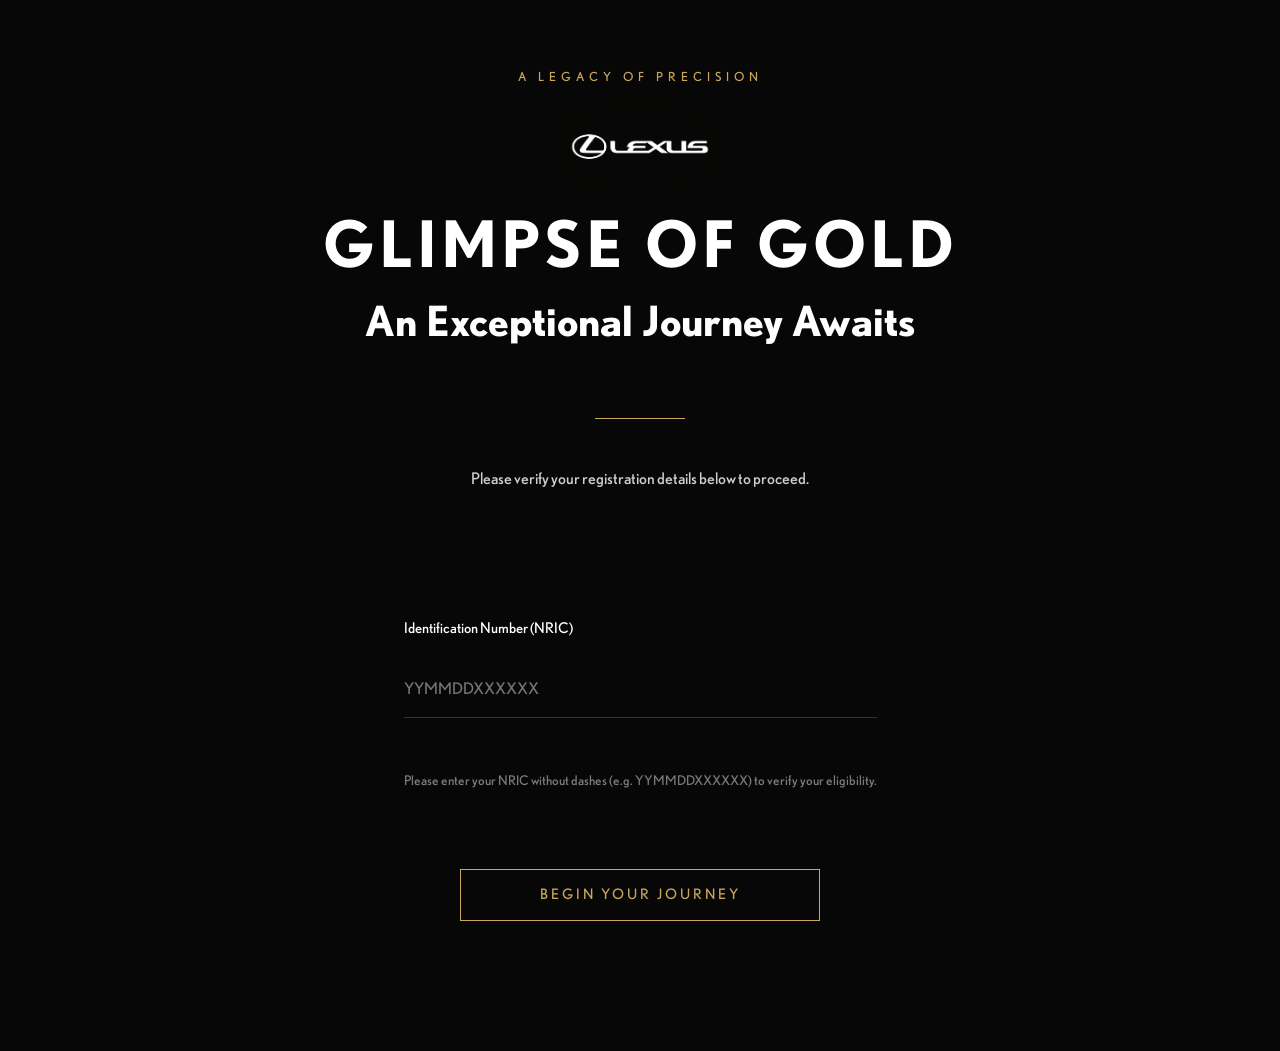
<file: index.html>
<!DOCTYPE html>
<html lang="en">

<head>

    <meta charset="UTF-8">
    <meta name="viewport"
          content="width=device-width, initial-scale=1.0">

    <title>Lexus | Glimpse of Gold</title>

    <link rel="stylesheet" href="style.css">

</head>

<body>

<div class="container hero">

    <p class="eyebrow">
        A LEGACY OF PRECISION
    </p>

    <img
        src="assets/lexus-logo.png"
        alt="Lexus Malaysia"
        class="logo">

    <p class="campaign-title">
    GLIMPSE OF GOLD
    </p>

    <h1>
    An Exceptional Journey Awaits
    </h1>

    <div class="divider"></div>

    <p class="subtitle">

        Please verify your registration details below to proceed.

    </p>

    <form
        id="verifyForm"
        class="form-card"
        autocomplete="off">

        <label for="nric">

            Identification Number (NRIC)

        </label>

        <input

            id="nric"
            oninput="this.value=this.value.replace(/\D/g,'')"

            type="text"

            maxlength="12"

            inputmode="numeric"

            placeholder="YYMMDDXXXXXX"

            required>

        <small>

            Please enter your NRIC without dashes
            (e.g. YYMMDDXXXXXX)
            to verify your eligibility.

        </small>

        <button type="submit">

            Begin Your Journey

        </button>

        <p id="error"></p>

    </form>

</div>

<script src="script.js"></script>

</body>

</html>
</file>
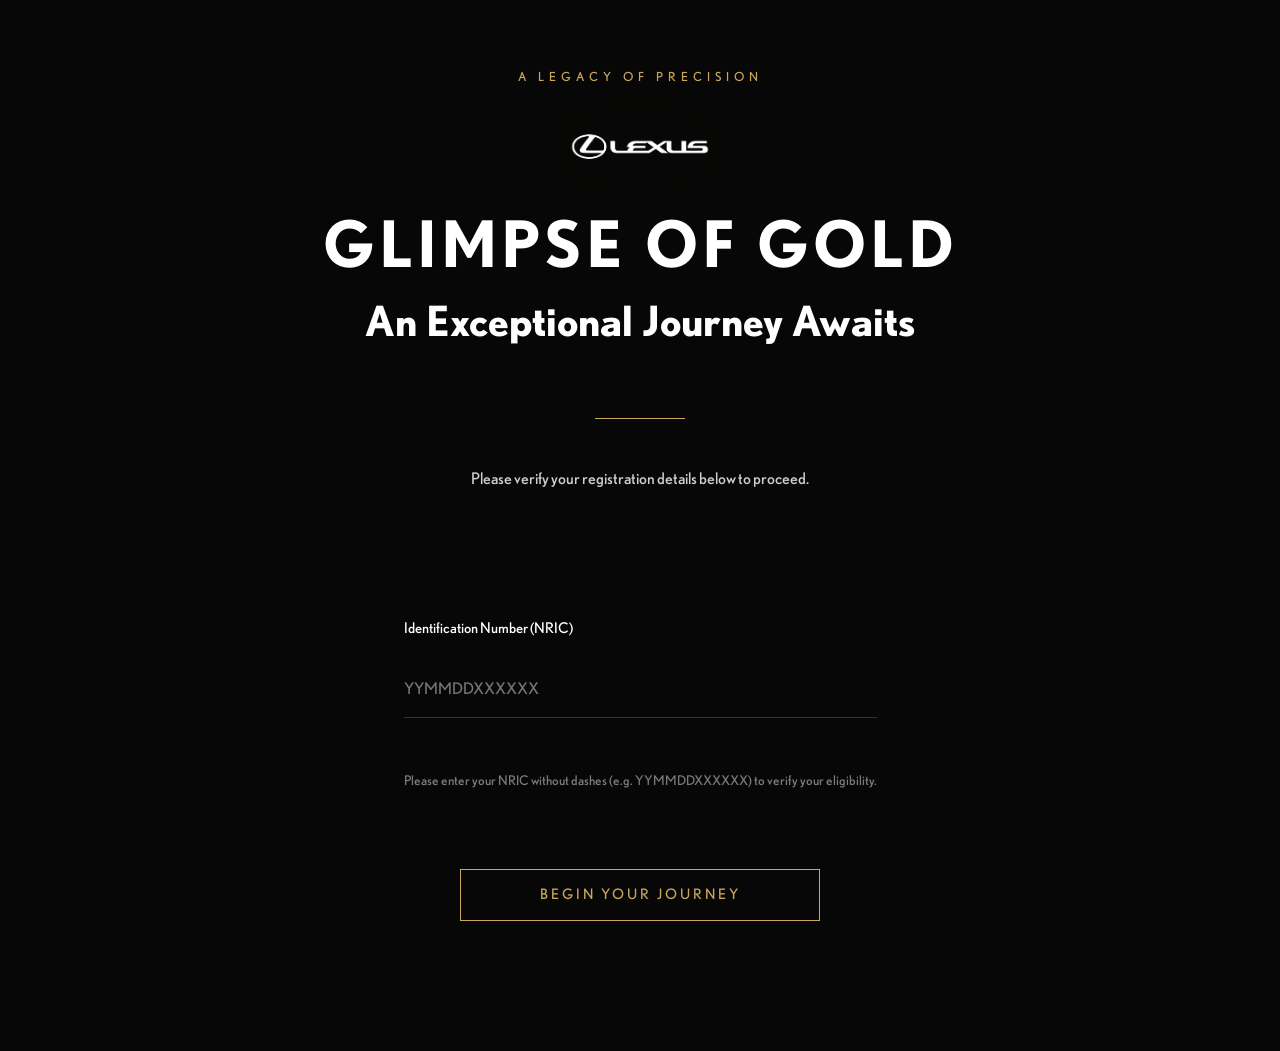
<file: register.html>
<!DOCTYPE html>
<html>
<head>
  <meta charset="UTF-8">
  <meta name="viewport" content="width=device-width, initial-scale=1.0">
  <title>Lexus Registration</title>
  <link rel="stylesheet" href="style.css">
</head>

<body>

  <div class="container">
  <img src="assets/lexus-logo.png" class="logo">

  <h1>
    Registration
  </h1>
  <div class="divider"></div>

  <form
    id="registrationForm"
    class="form-box"
    novalidate>
    <label>
      Identification Number (NRIC)
    </label>

  <input
    type="text"
    id="registeredNRIC"
    class="readonly"
    readonly>

  <div class="section">
    <h2>
    Personal Information
    </h2>
  </div>

  <label>Full Name</label>
    <input 
      type="text"
      id="fullname"
      required>
    <p class="field-error" id="nameError"></p>

  <label>Phone Number</label>
    <input
      type="tel"
      id="phone"
      maxlength="11"
      inputmode="numeric"
      oninput="this.value=this.value.replace(/\D/g,'')"
      required>
    <p class="field-error" id="phoneError"></p>

  <label>Email</label>
    <input
      type="email"
      id="email"
      required>
    <p class="field-error" id="emailError"></p>
  
  <div class="section">
    <h2>
      Experience
    </h2>
  </div>

  <label>Lexus Outlet</label>
  
    <select id="outlet" required>
    <option value="" selected disabled>
          Select Lexus Outlet
    </option>
    <option>Lexus Mutiara Damansara</option>
    <option>Lexus Sungai Besi</option>
    <option>Lexus Klang</option>
    <option>Lexus Subang</option>
    <option>Lexus Johor (Medini)</option>
    <option>Lexus Johor (Tebrau)</option>
    <option>Lexus Penang</option>
    <option>Lexus Ipoh</option>
    <option>Lexus Kuantan</option>
    <option>Lexus Kota Bharu</option>
    <option>Lexus Kuching</option>
    <option>Lexus Kota Kinabalu</option>
    </select>
    <p class="field-error" id="outletError"></p>
  
  
  <label>Lexus Model Test Drive</label>
  
    <select id="model" required>
    <option value="" selected disabled>
          Select Model
    </option>
  
    <option>Lexus LBX</option>
    <option>Lexus NX</option>
    <option>Lexus RX</option>
    </select>
    <p class="field-error" id="modelError"></p>
  
  
  <label>
  Customer Interest (Maximum 3)
  </label>
  
  <p class="interest-note">
  Select up to 3 interests.
  </p>
  
  <div class="interests">
  
  <label><input type="checkbox" name="interest" value="Golf">Golf</label>
  <label><input type="checkbox" name="interest" value="Fine Dining & Culinary Experiences">Fine Dining & Culinary Experiences</label>
  <label><input type="checkbox" name="interest" value="Liquor Appreciation">Liquor Appreciation (Wine, Champagne, Whiskey)</label>
  <label><input type="checkbox" name="interest" value="Luxury Travel">Luxury Travel</label>
  <label><input type="checkbox" name="interest" value="Wellness & Spa Retreats">Wellness & Spa Retreats</label>
  <label><input type="checkbox" name="interest" value="Cycling">Cycling</label>
  <label><input type="checkbox" name="interest" value="Tennis">Tennis</label>
  <label><input type="checkbox" name="interest" value="Padel">Padel</label>
  <label><input type="checkbox" name="interest" value="Pilates">Pilates</label>
  <label><input type="checkbox" name="interest" value="Yachting & Sailing">Yachting & Sailing</label>
  <label><input type="checkbox" name="interest" value="Motorsports">Motorsports</label>
  <label><input type="checkbox" name="interest" value="Art & Gallery Exhibitions">Art & Gallery Exhibitions</label>
  <label><input type="checkbox" name="interest" value="Live Music & Concerts">Live Music & Concerts</label>
  <label><input type="checkbox" name="interest" value="Theatre & Performing Arts">Theatre & Performing Arts</label>
  <label><input type="checkbox" name="interest" value="Fashion & Luxury Retail">Fashion & Luxury Retail</label>
  <label><input type="checkbox" name="interest" value="Watches & Horology">Watches & Horology</label>
  <label><input type="checkbox" name="interest" value="Collectibles & Luxury Goods">Collectibles & Luxury Goods</label>
  <label><input type="checkbox" name="interest" value="Business Networking">Business Networking</label>
  <label><input type="checkbox" name="interest" value="Japanese Culture & Omotenashi">Japanese Culture & Omotenashi</label>
  <label><input type="checkbox" name="interest" value="Family & Children's Activities">Family & Children's Activities</label>
  <label><input type="checkbox" name="interest" value="Charity & Philanthropy">Charity & Philanthropy</label>
  </div>
  
  <p id="interestError" class="field-error"></p>
  
  <div class="section">
  
  <h2>
  Participant Declaration
  </h2>
  
  </div>
  
  <label class="checkbox">
  <input 
    type="checkbox"
    id = "consent1"
    class="consent"
    required>
  I acknowledge that I have read, understood, and agree to the Terms & Conditions stated above.
  </label>
  
  <label class="checkbox">
  <input 
    type="checkbox"
    id = "consent2"
    class="consent"
    required>
  I confirm that I have submitted my signed indemnity letter and a copy of my valid driver’s license to the respective Lexus outlet.
  </label>
  
  <label class="checkbox">
  <input 
    type="checkbox"
    id = "consent3"
    class="consent"
    required>
  I agree and consent to the collection, use, and processing of my personal data by UMW Toyota Motor Sdn Bhd (Lexus Malaysia) in accordance with the Personal Data Protection Act 2010 and Lexus Malaysia’s Privacy Policy.
  </label>
  <p class="field-error" id="consentError"></p>
  
  
  <p class="links">

    <a
        href="tnc.html"
        target="_blank"
        rel="noopener noreferrer">

        Terms & Conditions

    </a>

    |

    <a
        href="https://www.lexus.com.my/en/miscellaneous/legal-privacy.html"
        target="_blank"
        rel="noopener noreferrer">

        Privacy Notice

    </a>

</p>
  
  
  <button type="submit">
  Submit
  </button>
  
  
  </form>
  
  
  </div>

<script src="script.js"></script>
</body>
</html>
</file>
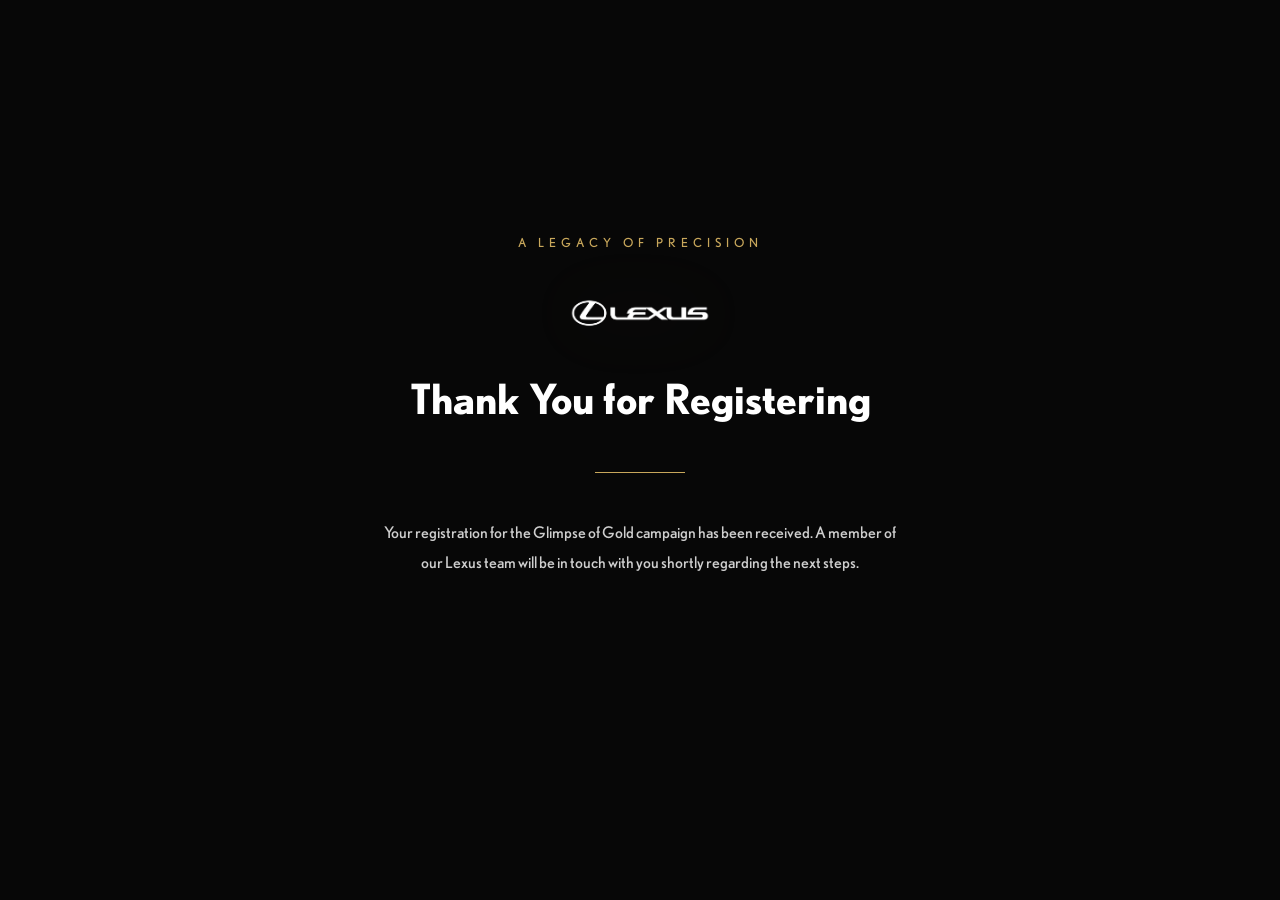
<file: success.html>
<!DOCTYPE html>
<html lang="en">

<head>

    <meta charset="UTF-8">
    <meta name="viewport"
          content="width=device-width, initial-scale=1.0">

    <title>Lexus | Glimpse of Gold - Registration Complete</title>

    <link rel="stylesheet" href="style.css">

</head>

<body>

<div class="container hero">

    <div class="success-message">

        <p class="eyebrow">A LEGACY OF PRECISION</p>

        <img
            src="assets/lexus-logo.png"
            alt="Lexus Malaysia"
            class="logo"
            style="display:block;margin-left:auto;margin-right:auto;">

        <h1>Thank You for Registering</h1>

        <div class="divider"></div>

        <p class="subtitle">
            Your registration for the Glimpse of Gold campaign has been
            received. A member of our Lexus team will be in touch with you
            shortly regarding the next steps.
        </p>

    </div>

</div>

</body>

</html>
</file>
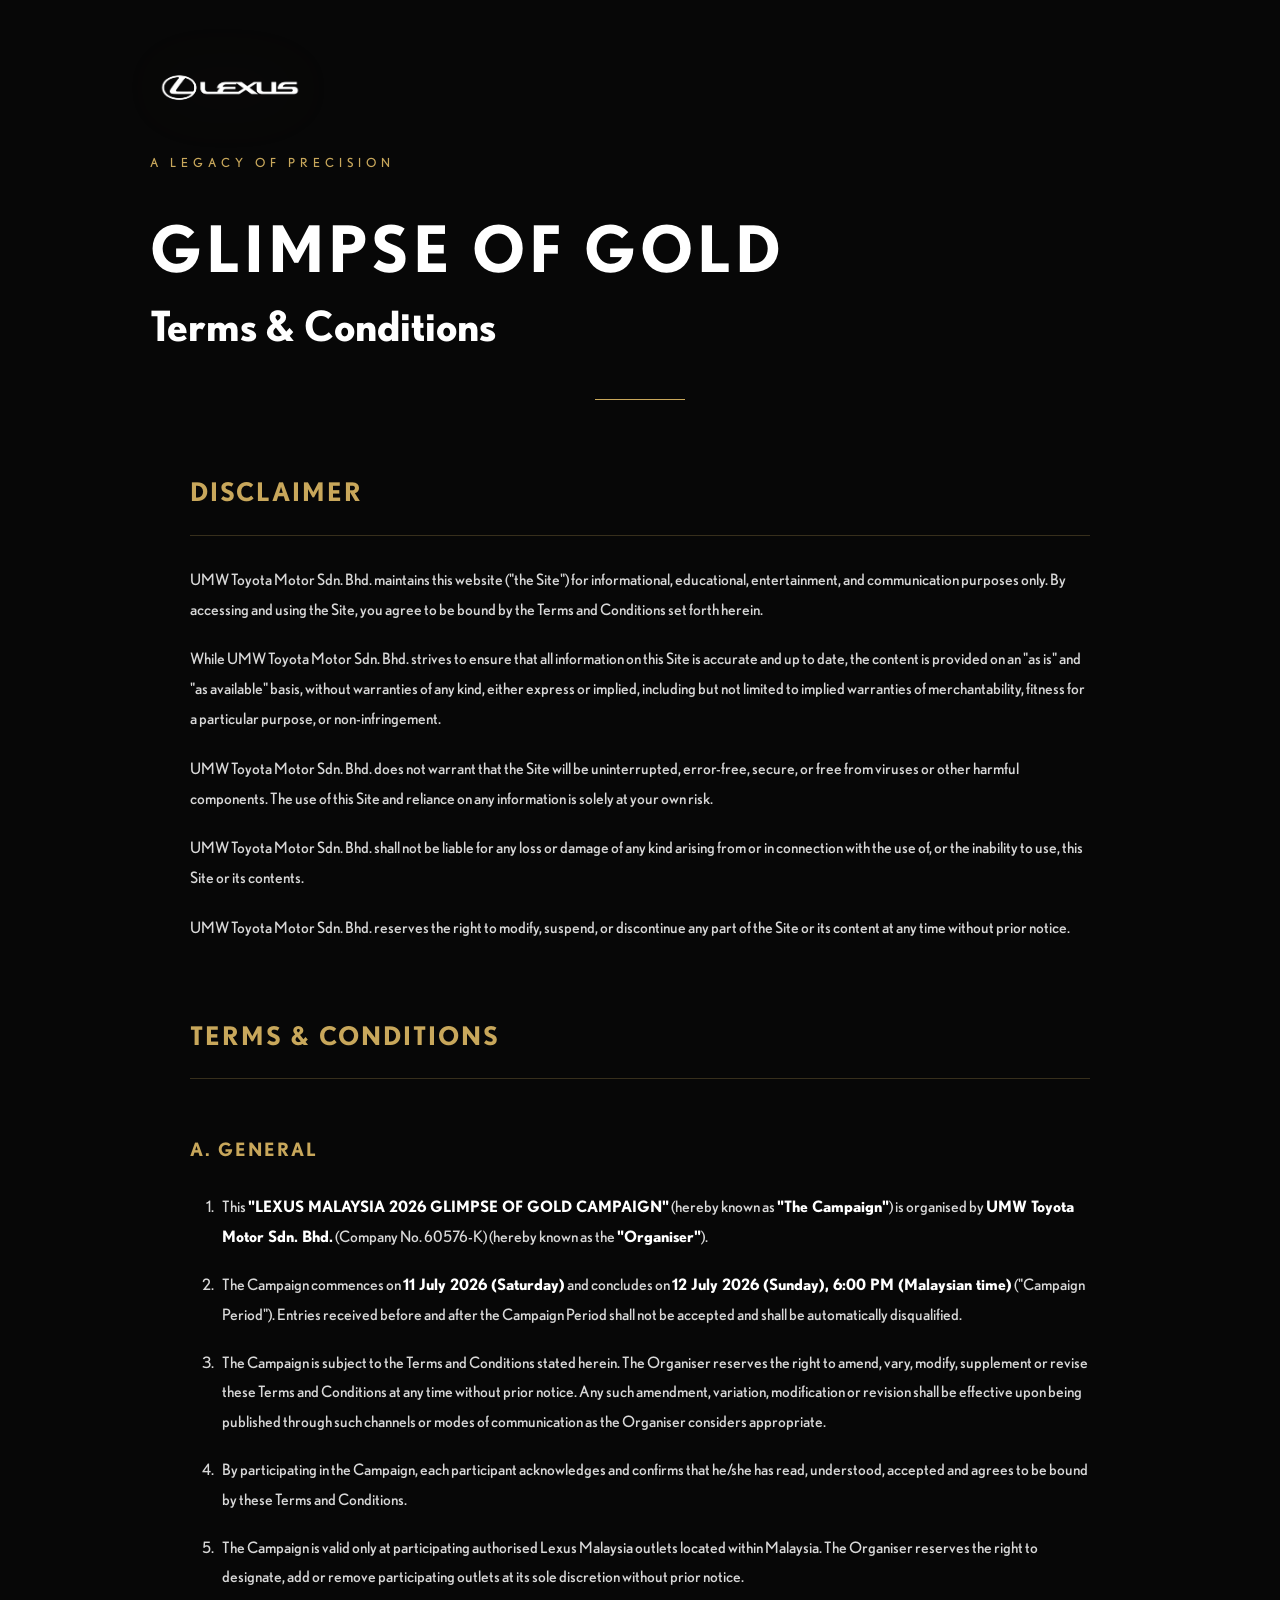
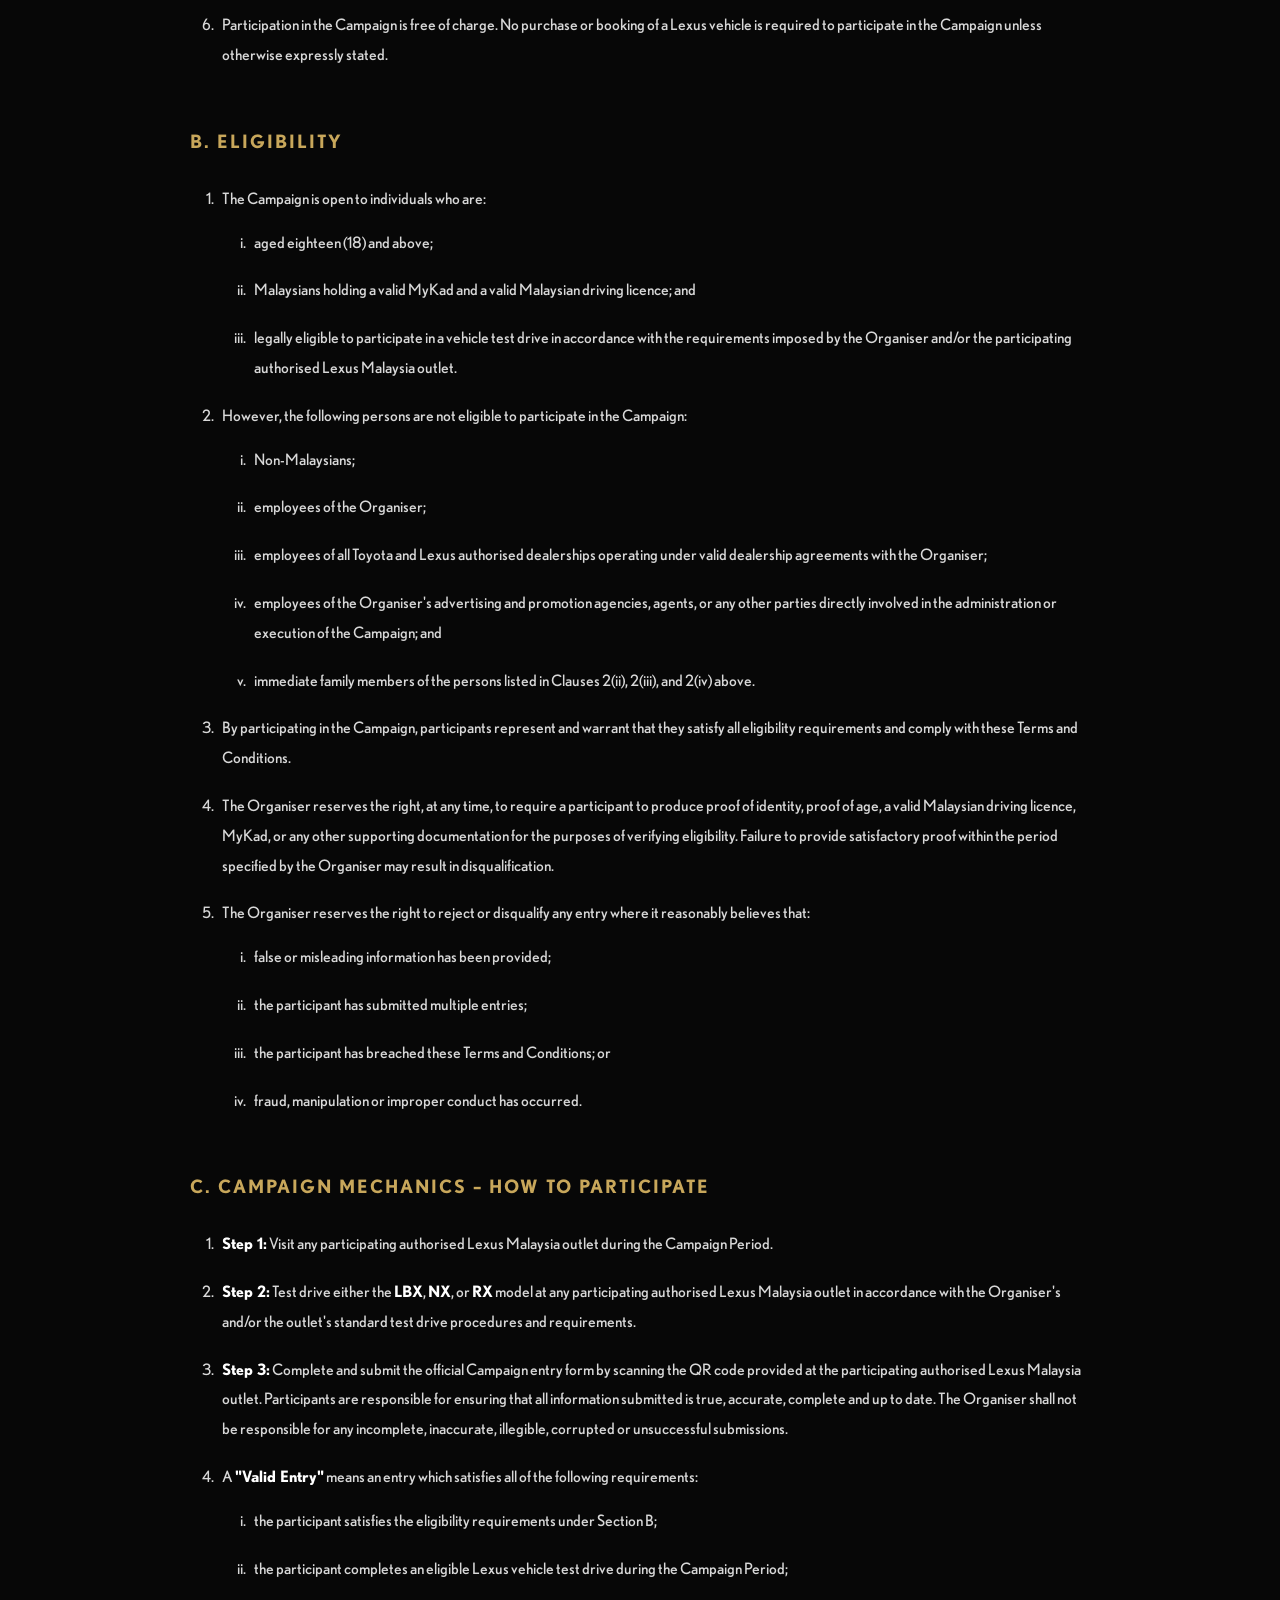
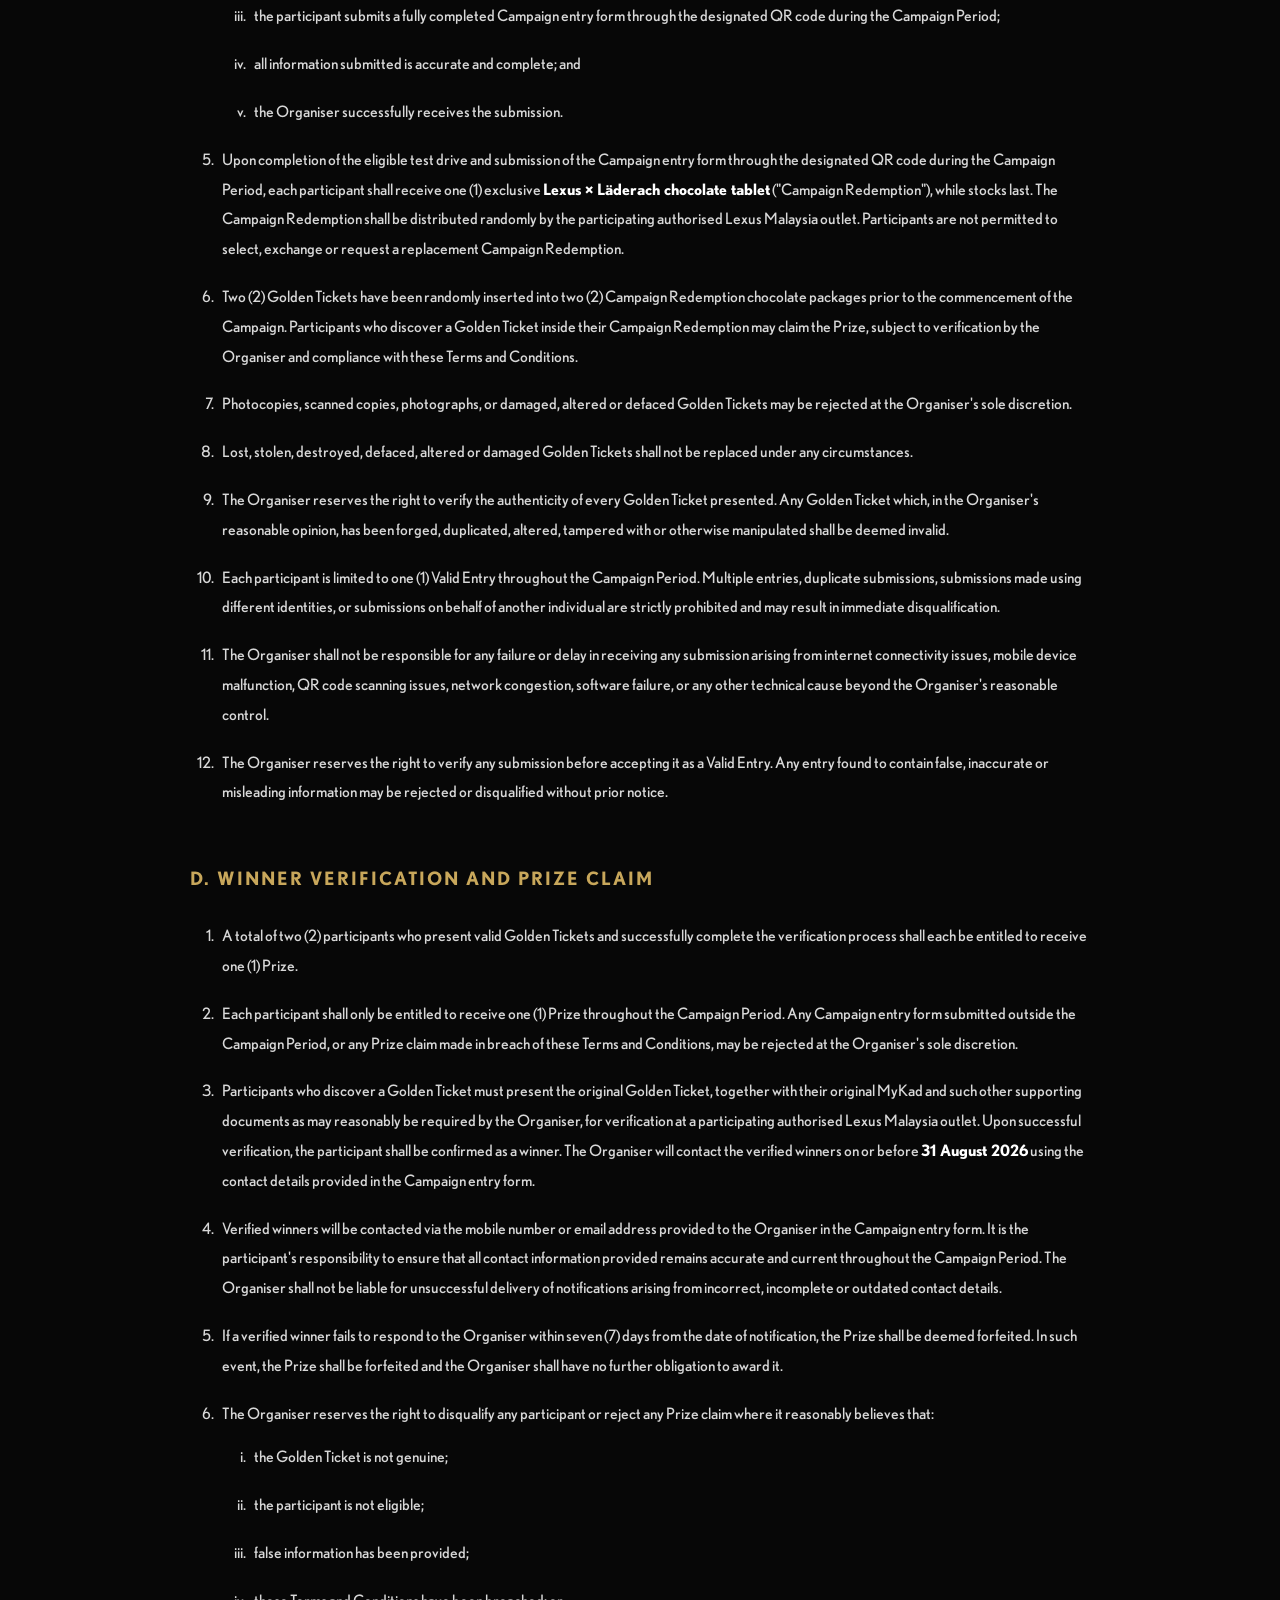
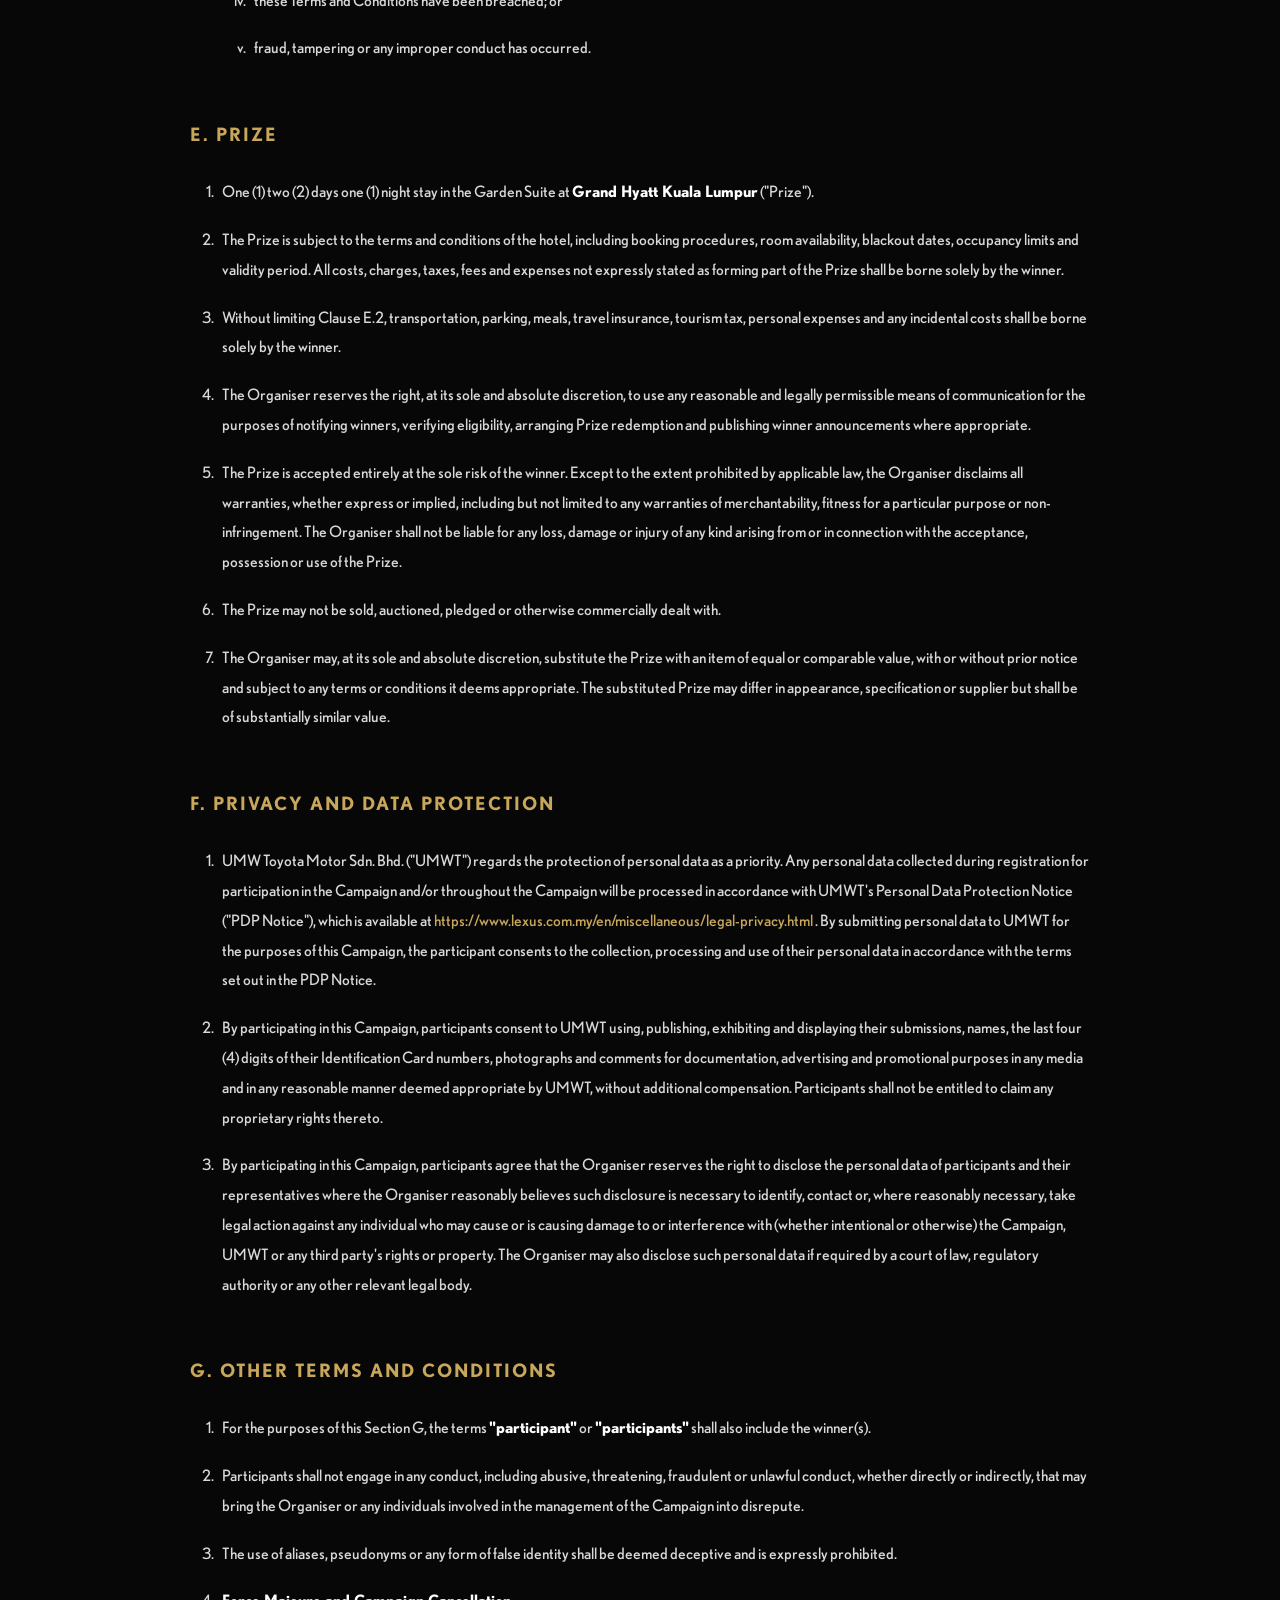
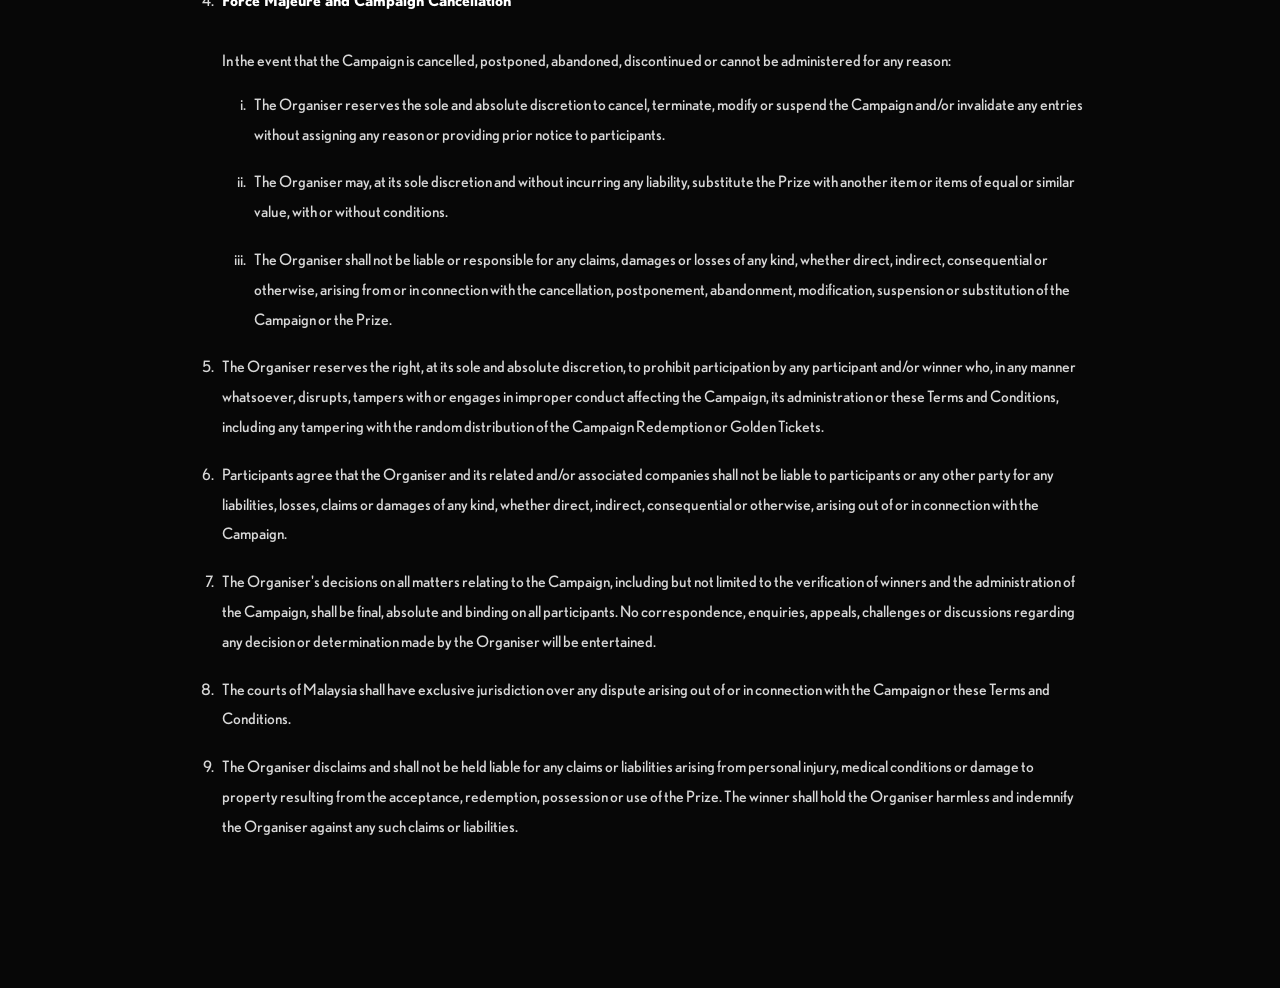
<file: tnc.html>
<!DOCTYPE html>
<html lang="en">

<head>

<meta charset="UTF-8">

<meta name="viewport"
content="width=device-width, initial-scale=1.0">

<title>
Lexus | Terms & Conditions
</title>

<link rel="stylesheet" href="style.css">

</head>


<body>


<div class="container terms-page">


<img
src="assets/lexus-logo.png"
class="logo"
alt="Lexus Malaysia">


<p class="eyebrow">
A LEGACY OF PRECISION
</p>


<p class="campaign-title">
GLIMPSE OF GOLD
</p>


<h1>
Terms & Conditions
</h1>


<div class="divider"></div>

  <div class="terms-content">

    <h2>Disclaimer</h2>

    <p>
        UMW Toyota Motor Sdn. Bhd. maintains this website ("the Site") for informational, educational,
        entertainment, and communication purposes only. By accessing and using the Site, you agree to be
        bound by the Terms and Conditions set forth herein.
    </p>

    <p>
        While UMW Toyota Motor Sdn. Bhd. strives to ensure that all information on this Site is accurate and
        up to date, the content is provided on an "as is" and "as available" basis, without warranties of any
        kind, either express or implied, including but not limited to implied warranties of merchantability,
        fitness for a particular purpose, or non-infringement.
    </p>

    <p>
        UMW Toyota Motor Sdn. Bhd. does not warrant that the Site will be uninterrupted, error-free, secure,
        or free from viruses or other harmful components. The use of this Site and reliance on any information
        is solely at your own risk.
    </p>

    <p>
        UMW Toyota Motor Sdn. Bhd. shall not be liable for any loss or damage of any kind arising from or in
        connection with the use of, or the inability to use, this Site or its contents.
    </p>

    <p>
        UMW Toyota Motor Sdn. Bhd. reserves the right to modify, suspend, or discontinue any part of the Site
        or its content at any time without prior notice.
    </p>

    <h2>Terms &amp; Conditions</h2>

    <h3>A. General</h3>

    <ol>

        <li>
            This <strong>"LEXUS MALAYSIA 2026 GLIMPSE OF GOLD CAMPAIGN"</strong>
            (hereby known as <strong>"The Campaign"</strong>) is organised by
            <strong>UMW Toyota Motor Sdn. Bhd.</strong>
            (Company No. 60576-K)
            (hereby known as the <strong>"Organiser"</strong>).
        </li>

        <li>
            The Campaign commences on
            <strong>11 July 2026 (Saturday)</strong>
            and concludes on
            <strong>12 July 2026 (Sunday), 6:00 PM (Malaysian time)</strong>
            ("Campaign Period").
            Entries received before and after the Campaign Period shall not be accepted and shall be
            automatically disqualified.
        </li>

        <li>
            The Campaign is subject to the Terms and Conditions stated herein.
            The Organiser reserves the right to amend, vary, modify, supplement or revise these Terms and
            Conditions at any time without prior notice.
            Any such amendment, variation, modification or revision shall be effective upon being published
            through such channels or modes of communication as the Organiser considers appropriate.
        </li>

        <li>
            By participating in the Campaign, each participant acknowledges and confirms that he/she has read,
            understood, accepted and agrees to be bound by these Terms and Conditions.
        </li>

        <li>
            The Campaign is valid only at participating authorised Lexus Malaysia outlets located within
            Malaysia.
            The Organiser reserves the right to designate, add or remove participating outlets at its sole
            discretion without prior notice.
        </li>

        <li>
            Participation in the Campaign is free of charge.
            No purchase or booking of a Lexus vehicle is required to participate in the Campaign unless
            otherwise expressly stated.
        </li>

    </ol>

    <h3>B. Eligibility</h3>

    <ol>

        <li>

            The Campaign is open to individuals who are:

            <ol type="i">

                <li>
                    aged eighteen (18) and above;
                </li>

                <li>
                    Malaysians holding a valid MyKad and a valid Malaysian driving licence; and
                </li>

                <li>
                    legally eligible to participate in a vehicle test drive in accordance with the
                    requirements imposed by the Organiser and/or the participating authorised Lexus Malaysia
                    outlet.
                </li>

            </ol>

        </li>

        <li>

            However, the following persons are not eligible to participate in the Campaign:

            <ol type="i">

                <li>
                    Non-Malaysians;
                </li>

                <li>
                    employees of the Organiser;
                </li>

                <li>
                    employees of all Toyota and Lexus authorised dealerships operating under valid dealership
                    agreements with the Organiser;
                </li>

                <li>
                    employees of the Organiser's advertising and promotion agencies, agents, or any other
                    parties directly involved in the administration or execution of the Campaign; and
                </li>

                <li>
                    immediate family members of the persons listed in Clauses 2(ii), 2(iii), and 2(iv) above.
                </li>

            </ol>

        </li>

        <li>
            By participating in the Campaign, participants represent and warrant that they satisfy all
            eligibility requirements and comply with these Terms and Conditions.
        </li>

        <li>
            The Organiser reserves the right, at any time, to require a participant to produce proof of
            identity, proof of age, a valid Malaysian driving licence, MyKad, or any other supporting
            documentation for the purposes of verifying eligibility.
            Failure to provide satisfactory proof within the period specified by the Organiser may result in
            disqualification.
        </li>

        <li>

            The Organiser reserves the right to reject or disqualify any entry where it reasonably believes
            that:

            <ol type="i">

                <li>
                    false or misleading information has been provided;
                </li>

                <li>
                    the participant has submitted multiple entries;
                </li>

                <li>
                    the participant has breached these Terms and Conditions; or
                </li>

                <li>
                    fraud, manipulation or improper conduct has occurred.
                </li>

            </ol>

        </li>

    </ol>

    <h3>C. Campaign Mechanics – How to Participate</h3>

<ol>

    <li>
        <strong>Step 1:</strong> Visit any participating authorised Lexus Malaysia outlet during the Campaign Period.
    </li>

    <li>
        <strong>Step 2:</strong> Test drive either the <strong>LBX</strong>, <strong>NX</strong>, or <strong>RX</strong> model at any participating authorised Lexus Malaysia outlet in accordance with the Organiser's and/or the outlet's standard test drive procedures and requirements.
    </li>

    <li>
        <strong>Step 3:</strong> Complete and submit the official Campaign entry form by scanning the QR code provided at the participating authorised Lexus Malaysia outlet. Participants are responsible for ensuring that all information submitted is true, accurate, complete and up to date. The Organiser shall not be responsible for any incomplete, inaccurate, illegible, corrupted or unsuccessful submissions.
    </li>

    <li>

        A <strong>"Valid Entry"</strong> means an entry which satisfies all of the following requirements:

        <ol type="i">

            <li>
                the participant satisfies the eligibility requirements under Section B;
            </li>

            <li>
                the participant completes an eligible Lexus vehicle test drive during the Campaign Period;
            </li>

            <li>
                the participant submits a fully completed Campaign entry form through the designated QR code during the Campaign Period;
            </li>

            <li>
                all information submitted is accurate and complete; and
            </li>

            <li>
                the Organiser successfully receives the submission.
            </li>

        </ol>

    </li>

    <li>
        Upon completion of the eligible test drive and submission of the Campaign entry form through the designated QR code during the Campaign Period, each participant shall receive one (1) exclusive <strong>Lexus × Läderach chocolate tablet</strong> ("Campaign Redemption"), while stocks last. The Campaign Redemption shall be distributed randomly by the participating authorised Lexus Malaysia outlet. Participants are not permitted to select, exchange or request a replacement Campaign Redemption.
    </li>

    <li>
        Two (2) Golden Tickets have been randomly inserted into two (2) Campaign Redemption chocolate packages prior to the commencement of the Campaign. Participants who discover a Golden Ticket inside their Campaign Redemption may claim the Prize, subject to verification by the Organiser and compliance with these Terms and Conditions.
    </li>

    <li>
        Photocopies, scanned copies, photographs, or damaged, altered or defaced Golden Tickets may be rejected at the Organiser's sole discretion.
    </li>

    <li>
        Lost, stolen, destroyed, defaced, altered or damaged Golden Tickets shall not be replaced under any circumstances.
    </li>

    <li>
        The Organiser reserves the right to verify the authenticity of every Golden Ticket presented. Any Golden Ticket which, in the Organiser's reasonable opinion, has been forged, duplicated, altered, tampered with or otherwise manipulated shall be deemed invalid.
    </li>

    <li>
        Each participant is limited to one (1) Valid Entry throughout the Campaign Period. Multiple entries, duplicate submissions, submissions made using different identities, or submissions on behalf of another individual are strictly prohibited and may result in immediate disqualification.
    </li>

    <li>
        The Organiser shall not be responsible for any failure or delay in receiving any submission arising from internet connectivity issues, mobile device malfunction, QR code scanning issues, network congestion, software failure, or any other technical cause beyond the Organiser's reasonable control.
    </li>

    <li>
        The Organiser reserves the right to verify any submission before accepting it as a Valid Entry. Any entry found to contain false, inaccurate or misleading information may be rejected or disqualified without prior notice.
    </li>

</ol>
    <h3>D. Winner Verification and Prize Claim</h3>

<ol>

    <li>
        A total of two (2) participants who present valid Golden Tickets and successfully complete the verification process shall each be entitled to receive one (1) Prize.
    </li>

    <li>
        Each participant shall only be entitled to receive one (1) Prize throughout the Campaign Period. Any Campaign entry form submitted outside the Campaign Period, or any Prize claim made in breach of these Terms and Conditions, may be rejected at the Organiser's sole discretion.
    </li>

    <li>
        Participants who discover a Golden Ticket must present the original Golden Ticket, together with their original MyKad and such other supporting documents as may reasonably be required by the Organiser, for verification at a participating authorised Lexus Malaysia outlet. Upon successful verification, the participant shall be confirmed as a winner. The Organiser will contact the verified winners on or before <strong>31 August 2026</strong> using the contact details provided in the Campaign entry form.
    </li>

    <li>
        Verified winners will be contacted via the mobile number or email address provided to the Organiser in the Campaign entry form. It is the participant's responsibility to ensure that all contact information provided remains accurate and current throughout the Campaign Period. The Organiser shall not be liable for unsuccessful delivery of notifications arising from incorrect, incomplete or outdated contact details.
    </li>

    <li>
        If a verified winner fails to respond to the Organiser within seven (7) days from the date of notification, the Prize shall be deemed forfeited. In such event, the Prize shall be forfeited and the Organiser shall have no further obligation to award it.
    </li>

    <li>

        The Organiser reserves the right to disqualify any participant or reject any Prize claim where it reasonably believes that:

        <ol type="i">

            <li>
                the Golden Ticket is not genuine;
            </li>

            <li>
                the participant is not eligible;
            </li>

            <li>
                false information has been provided;
            </li>

            <li>
                these Terms and Conditions have been breached; or
            </li>

            <li>
                fraud, tampering or any improper conduct has occurred.
            </li>

        </ol>

    </li>

</ol>

    <h3>E. Prize</h3>

<ol>

    <li>
        One (1) two (2) days one (1) night stay in the Garden Suite at
        <strong>Grand Hyatt Kuala Lumpur</strong> ("Prize").
    </li>

    <li>
        The Prize is subject to the terms and conditions of the hotel,
        including booking procedures, room availability, blackout dates,
        occupancy limits and validity period. All costs, charges, taxes,
        fees and expenses not expressly stated as forming part of the Prize
        shall be borne solely by the winner.
    </li>

    <li>
        Without limiting Clause E.2, transportation, parking, meals,
        travel insurance, tourism tax, personal expenses and any incidental
        costs shall be borne solely by the winner.
    </li>

    <li>
        The Organiser reserves the right, at its sole and absolute
        discretion, to use any reasonable and legally permissible means of
        communication for the purposes of notifying winners, verifying
        eligibility, arranging Prize redemption and publishing winner
        announcements where appropriate.
    </li>

    <li>
        The Prize is accepted entirely at the sole risk of the winner.
        Except to the extent prohibited by applicable law, the Organiser
        disclaims all warranties, whether express or implied, including but
        not limited to any warranties of merchantability, fitness for a
        particular purpose or non-infringement. The Organiser shall not be
        liable for any loss, damage or injury of any kind arising from or in
        connection with the acceptance, possession or use of the Prize.
    </li>

    <li>
        The Prize may not be sold, auctioned, pledged or otherwise
        commercially dealt with.
    </li>

    <li>
        The Organiser may, at its sole and absolute discretion, substitute
        the Prize with an item of equal or comparable value, with or without
        prior notice and subject to any terms or conditions it deems
        appropriate. The substituted Prize may differ in appearance,
        specification or supplier but shall be of substantially similar
        value.
    </li>

</ol>

    <h3>F. Privacy and Data Protection</h3>

<ol>

    <li>
        UMW Toyota Motor Sdn. Bhd. ("UMWT") regards the protection of
        personal data as a priority. Any personal data collected during
        registration for participation in the Campaign and/or throughout the
        Campaign will be processed in accordance with UMWT's Personal Data
        Protection Notice ("PDP Notice"), which is available at
        <a href="https://www.lexus.com.my/en/miscellaneous/legal-privacy.html"
           target="_blank"
           rel="noopener noreferrer">
            https://www.lexus.com.my/en/miscellaneous/legal-privacy.html
        </a>.
        By submitting personal data to UMWT for the purposes of this
        Campaign, the participant consents to the collection, processing and
        use of their personal data in accordance with the terms set out in
        the PDP Notice.
    </li>

    <li>
        By participating in this Campaign, participants consent to UMWT
        using, publishing, exhibiting and displaying their submissions,
        names, the last four (4) digits of their Identification Card
        numbers, photographs and comments for documentation, advertising and
        promotional purposes in any media and in any reasonable manner
        deemed appropriate by UMWT, without additional compensation.
        Participants shall not be entitled to claim any proprietary rights
        thereto.
    </li>

    <li>
        By participating in this Campaign, participants agree that the
        Organiser reserves the right to disclose the personal data of
        participants and their representatives where the Organiser
        reasonably believes such disclosure is necessary to identify,
        contact or, where reasonably necessary, take legal action against
        any individual who may cause or is causing damage to or interference
        with (whether intentional or otherwise) the Campaign, UMWT or any
        third party's rights or property. The Organiser may also disclose
        such personal data if required by a court of law, regulatory
        authority or any other relevant legal body.
    </li>

</ol>

    <h3>G. Other Terms and Conditions</h3>

<ol>

    <li>
        For the purposes of this Section G, the terms <strong>"participant"</strong> or
        <strong>"participants"</strong> shall also include the winner(s).
    </li>

    <li>
        Participants shall not engage in any conduct, including abusive,
        threatening, fraudulent or unlawful conduct, whether directly or
        indirectly, that may bring the Organiser or any individuals involved
        in the management of the Campaign into disrepute.
    </li>

    <li>
        The use of aliases, pseudonyms or any form of false identity shall
        be deemed deceptive and is expressly prohibited.
    </li>

    <li>

        <strong>Force Majeure and Campaign Cancellation</strong>

        <br><br>

        In the event that the Campaign is cancelled, postponed, abandoned,
        discontinued or cannot be administered for any reason:

        <ol type="i">

            <li>
                The Organiser reserves the sole and absolute discretion to
                cancel, terminate, modify or suspend the Campaign and/or
                invalidate any entries without assigning any reason or
                providing prior notice to participants.
            </li>

            <li>
                The Organiser may, at its sole discretion and without
                incurring any liability, substitute the Prize with another
                item or items of equal or similar value, with or without
                conditions.
            </li>

            <li>
                The Organiser shall not be liable or responsible for any
                claims, damages or losses of any kind, whether direct,
                indirect, consequential or otherwise, arising from or in
                connection with the cancellation, postponement,
                abandonment, modification, suspension or substitution of
                the Campaign or the Prize.
            </li>

        </ol>

    </li>

    <li>
        The Organiser reserves the right, at its sole and absolute
        discretion, to prohibit participation by any participant and/or
        winner who, in any manner whatsoever, disrupts, tampers with or
        engages in improper conduct affecting the Campaign, its
        administration or these Terms and Conditions, including any
        tampering with the random distribution of the Campaign Redemption
        or Golden Tickets.
    </li>

    <li>
        Participants agree that the Organiser and its related and/or
        associated companies shall not be liable to participants or any
        other party for any liabilities, losses, claims or damages of any
        kind, whether direct, indirect, consequential or otherwise,
        arising out of or in connection with the Campaign.
    </li>

    <li>
        The Organiser's decisions on all matters relating to the Campaign,
        including but not limited to the verification of winners and the
        administration of the Campaign, shall be final, absolute and
        binding on all participants. No correspondence, enquiries,
        appeals, challenges or discussions regarding any decision or
        determination made by the Organiser will be entertained.
    </li>

    <li>
        The courts of Malaysia shall have exclusive jurisdiction over any
        dispute arising out of or in connection with the Campaign or these
        Terms and Conditions.
    </li>

    <li>
        The Organiser disclaims and shall not be held liable for any
        claims or liabilities arising from personal injury, medical
        conditions or damage to property resulting from the acceptance,
        redemption, possession or use of the Prize. The winner shall hold
        the Organiser harmless and indemnify the Organiser against any
        such claims or liabilities.
    </li>

</ol>

</div>
  
</div>


</body>

</html>
</file>
<file: style.css>
/*fonts*/

@font-face{
    font-family:'Nobel';
    src:url('assets/Nobel-Light.otf');
    font-weight:300;
}

@font-face{
    font-family:'Nobel';
    src:url('assets/Nobel-Regular.otf');
    font-weight:400;
}

@font-face{
    font-family:'Nobel';
    src:url('assets/Nobel-Bold.otf');
    font-weight:700;
}


/* misc */

:root{

    --bg:#070707;
    --gold:#c8a75b;
    --white:#ffffff;
    --grey:#9d9d9d;
    --line:#333333;
    --input:#111111;

    --transition:.35s ease;

}


/* ---------- RESET ---------- */

*{

    margin:0;
    padding:0;
    box-sizing:border-box;

}

html{

    scroll-behavior:smooth;

}

body{

    background:var(--bg);

    color:white;

    font-family:'Nobel',sans-serif;

    min-height:100vh;

}



/* ---------- CONTAINER ---------- */

.container{

    padding:70px 0 100px;
    width:90%;
    max-width:900px;
    margin:auto;

}



/* ---------- HEADER ---------- */

.hero{

    display:flex;

    flex-direction:column;

    align-items:center;

    justify-content:center;

    text-align:center;

    min-height:100vh;

}



/* ---------- GOLD TAG ---------- */

.eyebrow{

    color:var(--gold);

    letter-spacing:5px;

    font-size:.78rem;

    margin-bottom:45px;

    text-transform:uppercase;

}



/* ---------- LOGO ---------- */

.logo{

    width:160px;

    margin-bottom:45px;

    animation:fadeLogo 1.8s ease;

    filter:drop-shadow(0 0 35px rgba(200,167,91,.12));

}



/* ---------- TITLE ---------- */

.campaign-title{

    color:white;

    font-weight:700;

    letter-spacing:4px;

    text-transform:uppercase;

    font-size:clamp(2rem,5vw,4.5rem);

    margin-bottom:12px;

}

h1
{
    font-size:clamp(1.8rem,4vw,2.6rem);

    font-weight:700;

    line-height:1.2;

    letter-spacing:0;

    margin-bottom:24px;

    color:white;
}

h2{

    margin-bottom:30px;

    color:var(--gold);

    font-size:1rem;

    font-weight:700;

    letter-spacing:3px;

    text-transform:uppercase;

}

.subtitle{

    color:#cfcfcf;

    font-size:1rem;

    max-width:520px;

    line-height:1.9;

    margin:auto;

    margin-bottom:55px;

}



/* ---------- DIVIDER ---------- */

.divider{

    width:90px;

    height:1px;

    background:var(--gold);

    margin:45px auto;

}



/* ---------- FORM ---------- */

.form-card{

    margin-top:70px;

    max-width:640px;

    margin-left:auto;

    margin-right:auto;
    
    display:flex;
    flex-direction:column;
    gap:12px;

    text-align:left;

}



/* ---------- LABEL ---------- */

label{

    display:block;

    margin-bottom:12px;

    font-size:.92rem;

}



/* ---------- INPUT ---------- */

input,
select{

    width:100%;

    background:transparent;

    color:white;

    border:none;

    border-bottom:1px solid var(--line);

    padding:18px 0;

    margin-bottom:28px;

    font-family:'Nobel';

    font-size:1rem;

    transition:var(--transition);

}

select{

    background:#111;

    color:white;

}

option{

    background:#111;

    color:white;

}


input:focus,
select:focus{

    outline:none;

    border-color:var(--gold);

}



/* ---------- READ ONLY ---------- */

.readonly{
    background:#151515;
    color:#d9d9d9;
    border-bottom:1px solid var(--gold);
    cursor:not-allowed;
}



/* ---------- SMALL TEXT ---------- */

small{

    display:block;

    color:#7b7b7b;

    line-height:1.7;

    margin-top:12px;

    margin-bottom:45px;

}



/* ---------- BUTTON ---------- */

button{

    display:block;

    width:100%;

    max-width:360px;

    margin-left:auto;

    margin-right:auto;

    padding:16px 24px;

    align-self:center;

    margin-top:20px;

    background:transparent;

    color:var(--gold);

    border:1px solid var(--gold);

    font-family:'Nobel';

    font-size:.9rem;

    letter-spacing:3px;

    text-transform:uppercase;

    cursor:pointer;

    transition:var(--transition);

}



button:hover{

    background:var(--gold);

    color:black;

}

/* ---------- ERROR ---------- */

#error
{
    margin-top:18px;
    color:#ff7c7c;
    text-align:center;
}

.invalid
{
    border-bottom:1px solid #d64545 !important;
}

.field-error
{
    color:#d64545;
    font-size:0.82rem;
    margin-top:-18px;
    margin-bottom:20px;
}

/* ---------- SECTION ---------- */

.section{

    margin-top:70px;

}



/* ---------- INTEREST GRID ---------- */

.interests{

    display:grid;

    grid-template-columns:repeat(auto-fit,minmax(220px,1fr));

    gap:15px;

    margin-top:25px;

}



.interests label{

    display:flex;

    align-items:center;

    gap:10px;

    padding:16px;

    border:1px solid #303030;

    cursor:pointer;

    transition:var(--transition);

}



.interests label:hover{

    border-color:var(--gold);

}



.interests input{

    width:auto;

}



/* ---------- CONSENT ---------- */

.checkbox
{
    display:flex;

    align-items:flex-start;

    gap:12px;

    line-height:1.5;

    font-size:14px;
}

/* CONSENT CHECKBOX */

.checkbox input[type="checkbox"]
{
    cursor:pointer;
    transform:scale(1.15);

    margin-top:3px;
    width:20px;
    height:20px;

    min-width:20px;
    min-height:20px;

    margin-right:12px;

    vertical-align:middle;
}


/* ---------- LINKS ---------- */

.links{

    margin-top:25px;

    margin-bottom:40px;

    font-size:.92rem;

}



.links a{

    color:var(--gold);

    text-decoration:none;

}



.links a:hover{

    text-decoration:underline;

}



/* ---------- SUCCESS ---------- */

.success-message{

    max-width:650px;

    margin:auto;

    text-align:center;

}



/* ---------- ANIMATION ---------- */

@keyframes fadeLogo{

    from{

        opacity:0;
        transform:translateY(15px);

    }

    to{

        opacity:1;
        transform:translateY(0);

    }

}



/* ---------- MOBILE ---------- */

@media(max-width:768px){

    .container{

        width:90%;

    }

    .logo{

        width:145px;

    }
    

    h1{

        font-size:2.7rem;

    }

    .interests{

        grid-template-columns:1fr;

    }

}

/*========================================
TERMS & CONDITIONS
========================================*/

.terms-content{

    max-width:900px;

    margin:50px auto 0;

    text-align:left;

    color:#d8d8d8;

    line-height:1.9;

    font-size:0.98rem;

}

.terms-page{

    max-width:980px;

}

/* Disclaimer paragraph */

.terms-content > p{

    margin-bottom:22px;

}

/* Section headings */

.terms-content h2{

    margin-top:70px;

    margin-bottom:30px;

    padding-bottom:16px;

    color:var(--gold);

    font-size:1.6rem;

    letter-spacing:2px;

    text-transform:uppercase;

    border-bottom:1px solid rgba(200,167,91,.25);

}

.terms-content h3{

    margin-top:55px;

    margin-bottom:24px;

    color:var(--gold);

    font-size:1.15rem;

    letter-spacing:2px;

    text-transform:uppercase;

}

/* Paragraphs */

.terms-content p{

    margin-bottom:20px;

}

/* Lists */

.terms-content ol{

    padding-left:26px;

    margin-bottom:28px;

}

.terms-content li{

    margin-bottom:18px;

    padding-left:6px;

}

/* Nested roman numerals */

.terms-content ol ol{

    margin-top:14px;

    margin-bottom:14px;

}

/* Links */

.terms-content a{

    color:var(--gold);

    text-decoration:none;

    transition:var(--transition);

}

.terms-content a:hover{

    text-decoration:underline;

}

/* Strong */

.terms-content strong{

    color:white;

    font-weight:700;

}

/* Better spacing after each section */

.terms-content h3 + ol{

    margin-bottom:45px;

}

/* Selection */

.terms-content ::selection{

    background:rgba(200,167,91,.25);

}

/* Mobile */

@media(max-width:768px){

    .terms-content{

        font-size:.94rem;

        line-height:1.8;

    }

    .terms-content h2{

        font-size:1.35rem;

    }

    .terms-content h3{

        font-size:1.05rem;

    }

}
</file>
